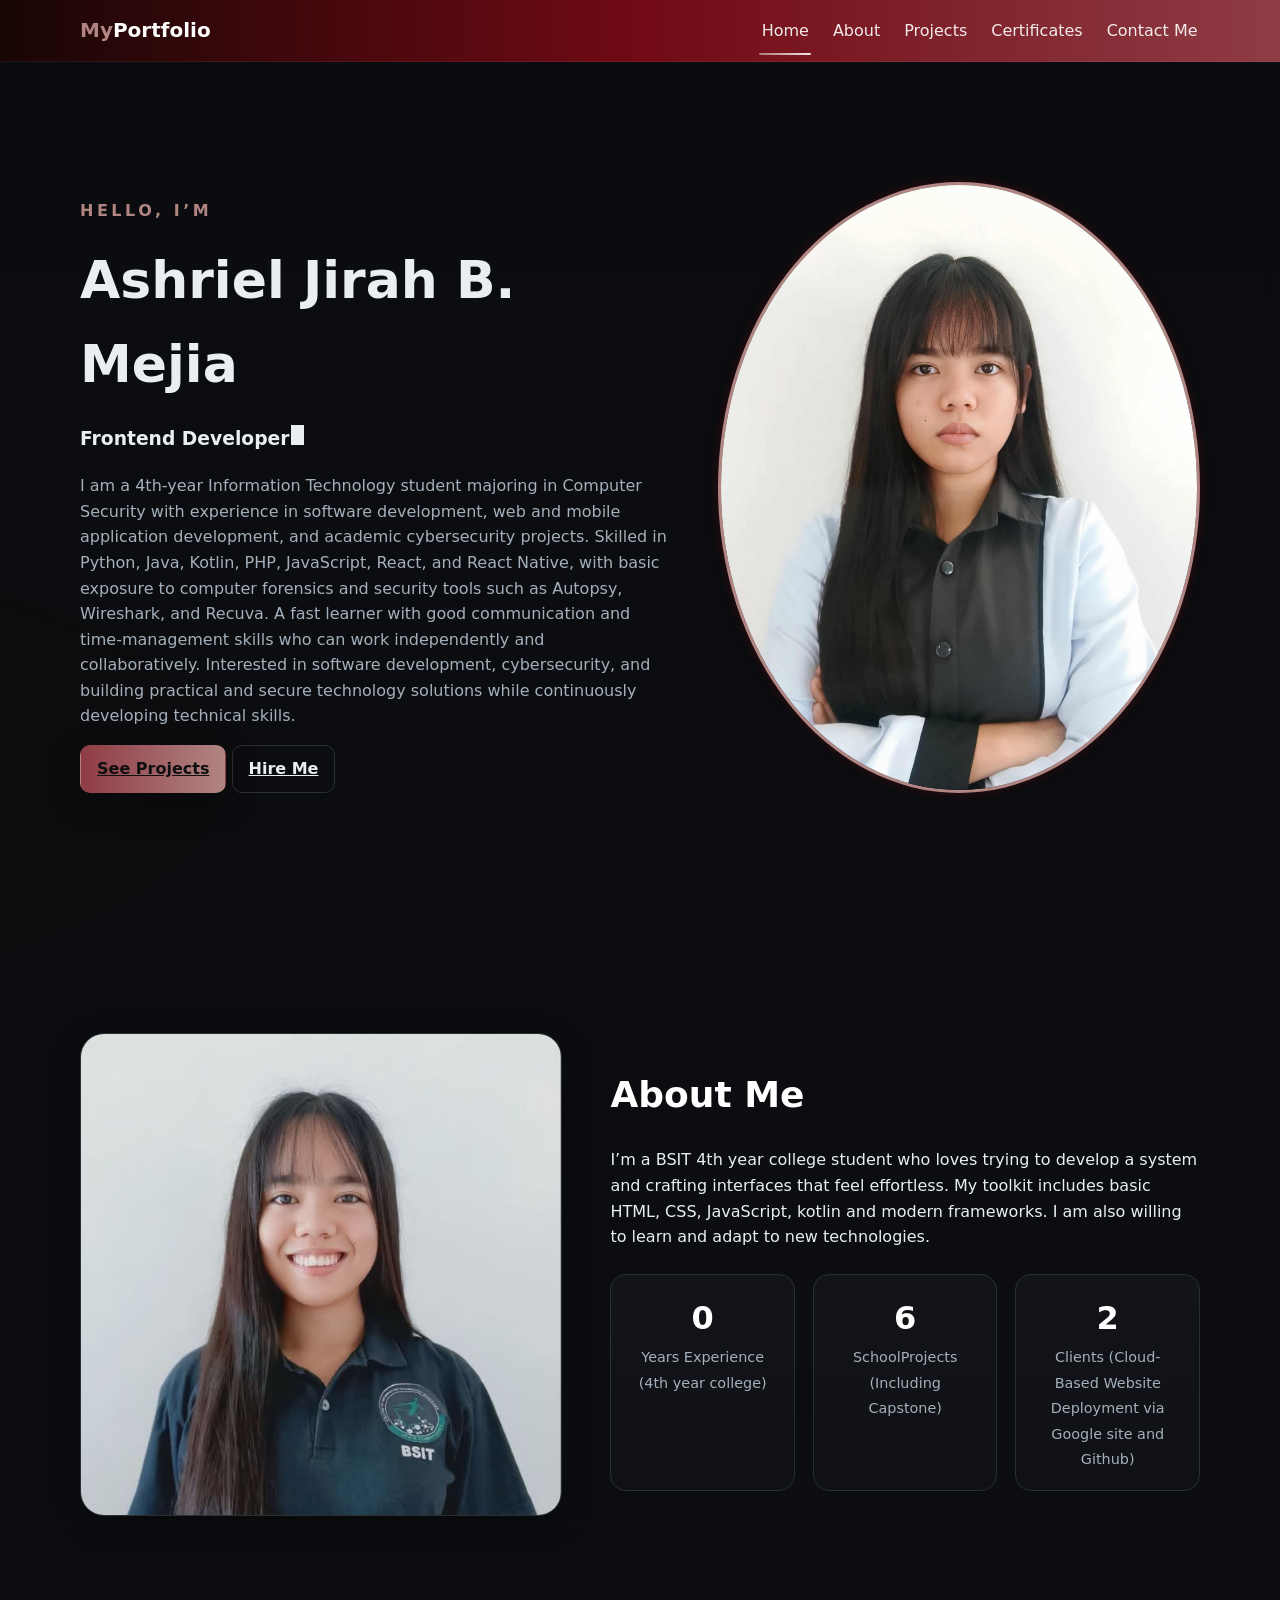
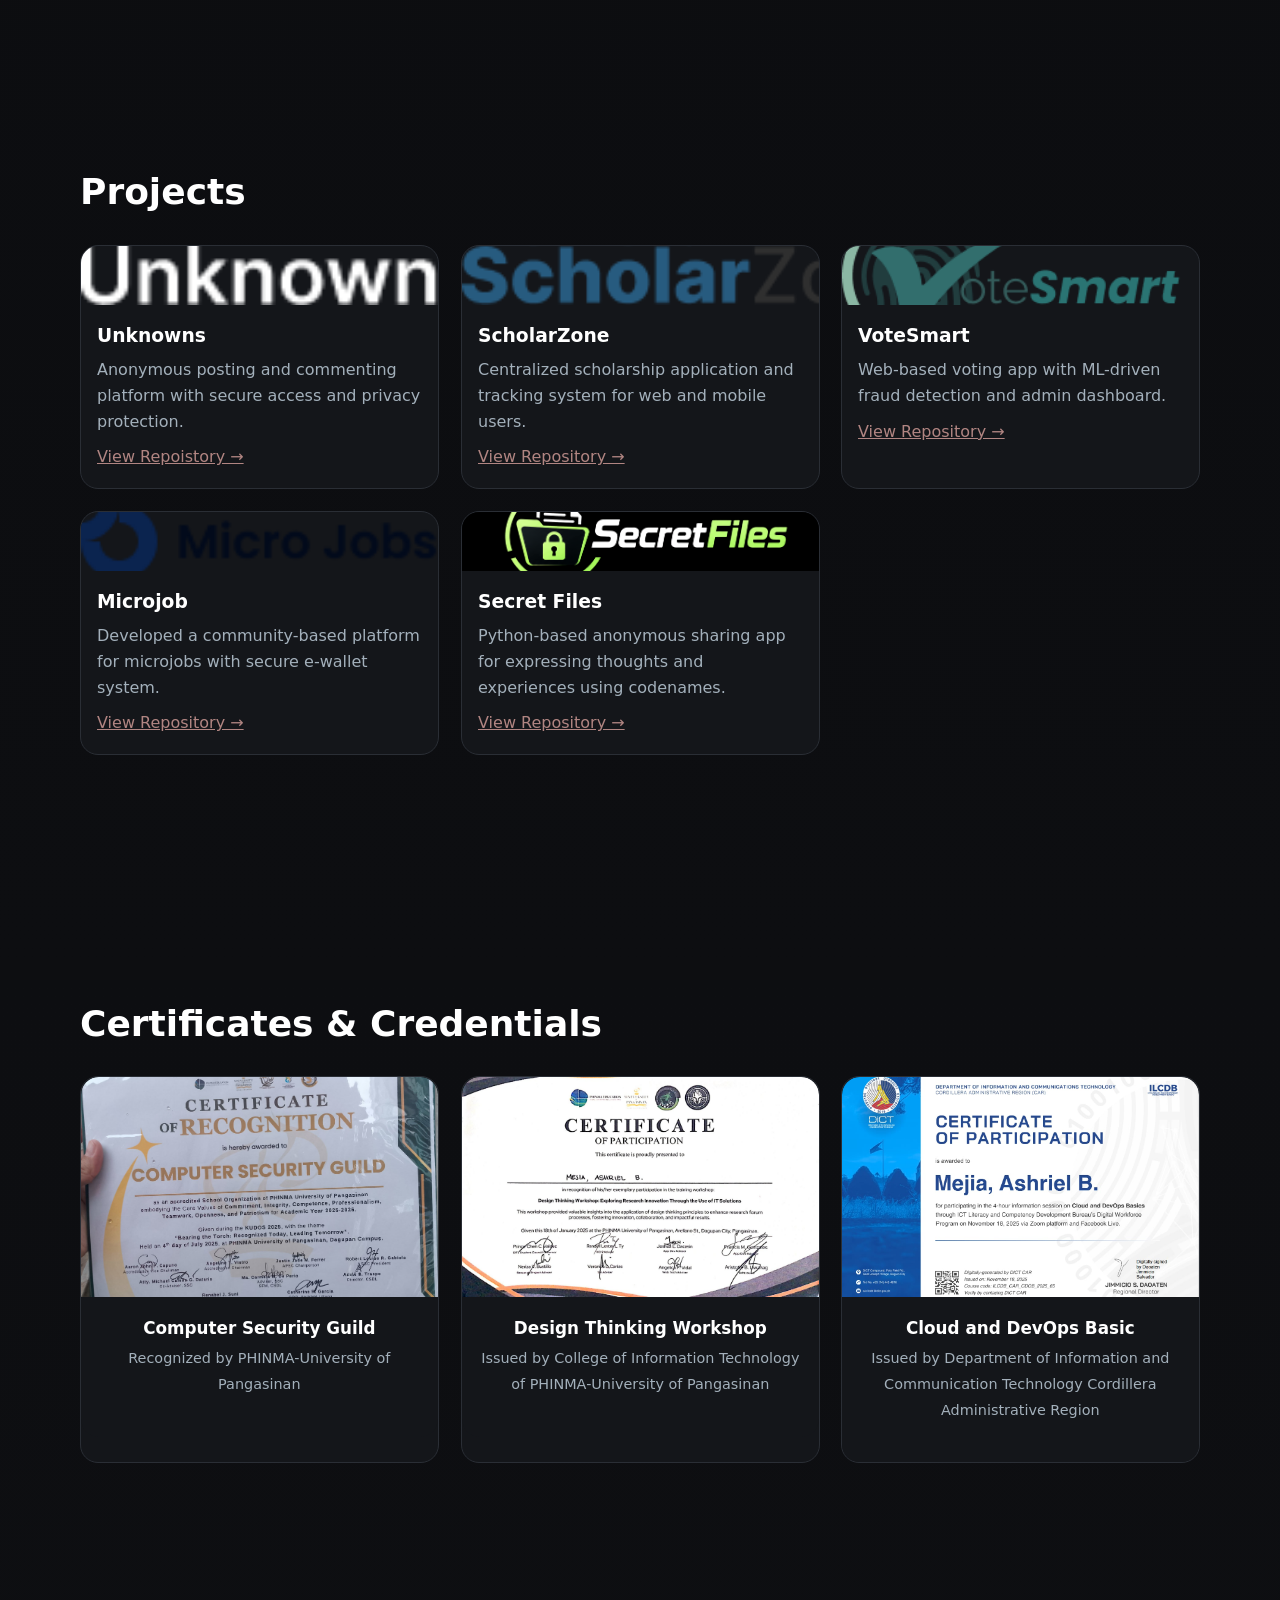
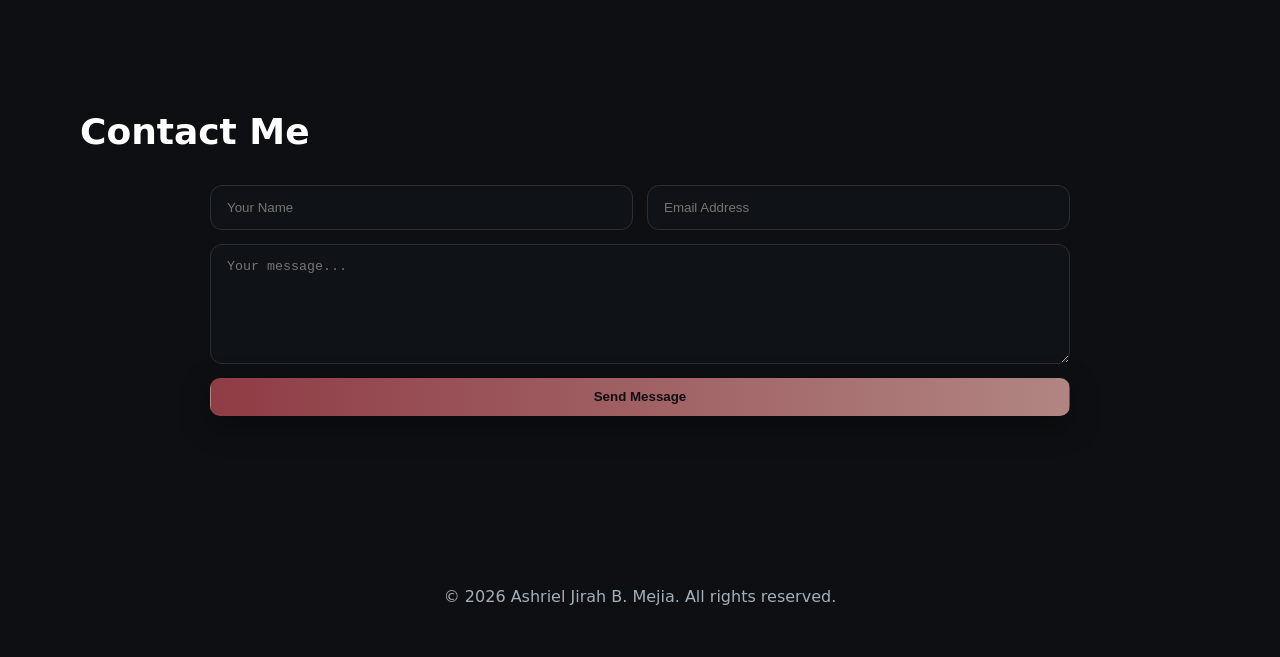
<file: index.html>
<!DOCTYPE html>
<html lang="en">
<head>
  <meta charset="utf-8" />
  <meta name="viewport" content="width=device-width,initial-scale=1" />
  <title>AJBM Portfolio</title>
  <link rel="stylesheet" href="style.css" />
</head>
<body>
  <!-- Header / Nav -->
  <header class="header" id="top">
    <a href="#home" class="logo"><span>My</span>Portfolio</a>

    <button class="menu-btn" aria-expanded="false" aria-controls="nav">
      <span class="menu-line"></span>
      <span class="menu-line"></span>
      <span class="menu-line"></span>
      <span class="sr-only">Toggle navigation</span>
    </button>

    <nav id="nav" class="navbar" aria-label="Primary">
      <a href="#home" class="nav-link">Home</a>
      <a href="#about" class="nav-link">About</a>
      <a href="#projects" class="nav-link">Projects</a>
      <a href="#certificates" class="nav-link">Certificates</a>
      <a href="#contact" class="nav-link">Contact Me</a>
    </nav>
  </header>

  <!-- Home -->
  <section id="home" class="home section">
    <div class="home-content">
      <p class="eyebrow reveal">Hello, I’m</p>
      <h1 class="reveal">Ashriel Jirah B. Mejia</h1>
      <h3 class="typing reveal" data-text='["Frontend Developer","UI/UX Enthusiast","Ledership Skills", "Project Manager"]'></h3>
      <p class="lead reveal">
        I am a 4th-year Information Technology student majoring in Computer Security with experience in software development, web and mobile application development, and academic cybersecurity projects. Skilled in Python, Java, Kotlin, PHP, JavaScript, React, and React Native, with basic exposure to computer forensics and security tools such as Autopsy, Wireshark, and Recuva. A fast learner with good communication and time-management skills who can work independently and collaboratively. Interested in software development, cybersecurity, and building practical and secure technology solutions while continuously developing technical skills.
      </p>

      <div class="btn-box reveal">
        <a class="btn btn-primary" href="#projects">See Projects</a>
        <a class="btn btn-ghost" href="#contact">Hire Me</a>
      </div>
    </div>

    <div class="img-box reveal">
      <img src="pic1.jpg"
           alt="Portrait placeholder" />
    </div>
  </section>

  <!-- About -->
  <section id="about" class="about section">
    <div class="about-img reveal">
      <img src="pic2.jpg"
           alt="Working at a laptop" />
    </div>
    <div class="about-content">
      <h2 class="section-title reveal">About Me</h2>
      <p class="reveal">
        I’m a BSIT 4th year college student who loves trying to develop a system and crafting interfaces that feel effortless. My toolkit includes basic HTML, CSS,
        JavaScript, kotlin and modern frameworks. I am also willing to learn and adapt to new technologies.
      </p>

      <div class="stats">
        <div class="stat reveal">
          <span class="stat-num" data-target="0"></span>
          <span class="stat-label">Years Experience (4th year college)</span>
        </div>
        <div class="stat reveal">
          <span class="stat-num" data-target="6">0</span>
          <span class="stat-label">SchoolProjects (Including Capstone)</span>
        </div>
        <div class="stat reveal">
          <span class="stat-num" data-target="2">0</span>
          <span class="stat-label"> Clients (Cloud-Based Website Deployment via Google site and Github)</span>
        </div>
      </div>
    </div>
  </section>

  <!-- Projects -->
  <section id="projects" class="projects section">
    <h2 class="section-title reveal">Projects</h2>

    <div class="grid">

      <article class="card tilt reveal">
        <div class="card-media"
             style="background-image:url('Unknown\ \(1\).png')"></div>
        <div class="card-body">
          <h3>Unknowns</h3>
          <p>Anonymous posting and commenting platform with secure access and privacy protection.</p>
          <a href="https://github.com/ZAshTaymZie/Unknown" class="card-link">View Repoistory →</a>
        </div>
      </article>

      <article class="card tilt reveal">
        <div class="card-media"
             style="background-image:url('title.png')"></div>
        <div class="card-body">
          <h3>ScholarZone</h3>
          <p>Centralized scholarship application and tracking system for web and mobile users.</p>
          <a href="https://github.com/ZAshTaymZie/scholarzone" class="card-link">View Repository →</a>
        </div>
      </article>

      <article class="card tilt reveal">
        <div class="card-media"
             style="background-image: url('logo.png') ;"></div>
        <div class="card-body">
          <h3>VoteSmart</h3>
          <p>Web-based voting app with ML-driven fraud detection and admin dashboard.</p>
          <a href="https://github.com/ZAshTaymZie/VoteSmart" class="card-link">View Repository →</a>
        </div>
      </article>

      <article class="card tilt reveal">
        <div class="card-media"
             style="background-image: url('microjob.png') ;"></div>
        <div class="card-body">
          <h3>Microjob</h3>
          <p>Developed a community-based platform for microjobs with secure e-wallet system.</p>
          <a href="https://github.com/AchylsLuna/MicroJob-1" class="card-link">View Repository →</a>
        </div>
      </article>

      <article class="card tilt reveal">
        <div class="card-media"
             style="background-image: url('sf logo.png') ;"></div>
        <div class="card-body">
          <h3>Secret Files</h3>
          <p>Python-based anonymous sharing app for expressing thoughts and experiences using codenames.</p>
          <a href="https://github.com/ZAshTaymZie/Secret-Files" class="card-link">View Repository →</a>
        </div>
      </article>
    </div>
  </section>

  <section id="certificates" class="certificates section">
  <h2 class="section-title reveal">Certificates & Credentials</h2>

  <div class="cert-grid">
    
    <!-- Certificate Item -->

    <article class="card tilt reveal">
    <div class="cert-card reveal">
      <img src="CSG.jpg" alt="Cybersecurity Fundamentals Certificate">
      <div class="cert-info">
        <h3>Computer Security Guild</h3>
        <span class="meta">Recognized by PHINMA-University of Pangasinan</span>
      </div>
    </div>
    </article>
    
    <article class="card tilt reveal">
    <div class="cert-card reveal">
      <img src="Designworkshop.jpg" alt="Python Programming Certificate">
      <div class="cert-info">
        <h3>Design Thinking Workshop</h3>
        <span class="meta">Issued by College of Information Technology of PHINMA-University of Pangasinan</span>
      </div>
    </div>
    </article>

    <article class="card tilt reveal">
    <div class="cert-card reveal">
      <img src="DICT.jpg" alt="Web Development Certificate">
      <div class="cert-info">
        <h3>Cloud and DevOps Basic</h3>
        <span class="meta">Issued by Department of Information and Communication Technology Cordillera Administrative Region</span>
      </div>
    </div>
    </article>

  </div>
</section>


  <!-- Contact -->
  <section id="contact" class="contact section">
    <h2 class="section-title reveal">Contact Me</h2>

    <form 
  class="contact-form reveal" 
  action="https://formsubmit.co/mejiaashriel@gmail.com" 
  method="POST"
>
  <input type="hidden" name="_subject" value="New Portfolio Message from Ashriel's Website">
  <input type="hidden" name="_captcha" value="false">
  <input type="hidden" name="_template" value="table">

  <div class="input-row">
    <input type="text" name="name" placeholder="Your Name" required />
    <input type="email" name="email" placeholder="Email Address" required />
  </div>

  <textarea 
    name="message" 
    rows="6" 
    placeholder="Your message..." 
    required
  ></textarea>

  <button type="submit" class="btn btn-primary">
    Send Message
  </button>
  </section>
  
  <button class="to-top" aria-label="Back to top">↑</button>

  <footer class="footer">
    <p>© <span id="year"></span> Ashriel Jirah B. Mejia. All rights reserved.</p>
  </footer>

  <script src="script.js"></script>



</body>
</html>
</file>
<file: style.css>
/* ===== Theme Variables ===== */
:root {
  --bg: #0e0f12;
  --text: #e9eef2;
  --muted: #a3b0bb;

  /* luxe cherry gradient */
  --grad-1: #180605;
  --grad-2: #710A14;
  --grad-3: #8F3C45;

  --accent: #B18582;     /* dusty rose */
  --accent-2: #8F3C45;   /* rustic red */

  --card: #14161a;
  --border: #2a2e35;
  --shadow: 0 10px 30px rgba(0,0,0,.35);
}

/* ===== Reset / Base ===== */
* {
  box-sizing: border-box;
}
html {
  scroll-behavior: smooth;
}
body {
  margin: 0;
  font: 16px/1.6 "Poppins", system-ui, -apple-system, Segoe UI, Roboto, Arial, sans-serif;
  color: var(--text);
  background:
    radial-gradient(1200px 600px at 120% -10%, rgba(143,60,69,.25), transparent 60%),
    radial-gradient(900px 400px at -20% 20%, rgba(24,6,5,.35), transparent 60%),
    linear-gradient(180deg, #0b0c0f, #0e0f12);
}

/* ===== Header / Navbar ===== */
.header {
  position: sticky;
  top: 0;
  z-index: 1000;
  display: flex;
  align-items: center;
  justify-content: space-between;
  width: 100%;
  padding: 12px min(8vw, 80px);
  background: linear-gradient(90deg, var(--grad-1), var(--grad-2), var(--grad-3));
  border-bottom: 1px solid rgba(255, 255, 255, .06);
  backdrop-filter: saturate(150%) blur(8px);
}
.logo {
  font-weight: 700;
  font-size: 1.25rem;
  color: #fff;
  text-decoration: none;
}
.logo span {
  color: var(--accent);
}
.menu-btn {
  display: none;
  background: none;
  border: 0;
  cursor: pointer;
  padding: 6px;
}
.menu-line {
  display: block;
  width: 24px;
  height: 2px;
  background: #fff;
  margin: 5px 0;
  border-radius: 2px;
}
.navbar {
  display: flex;
  align-items: center;
  gap: 1.2rem;
}
.nav-link {
  color: #fff;
  opacity: .9;
  position: relative;
  padding: .35rem .15rem;
  text-decoration: none;
  transition: 0.3s ease;
}
.nav-link:hover {
  opacity: 1;
}
.nav-link.active::after,
.nav-link:hover::after {
  content: "";
  position: absolute;
  left: 0;
  right: 0;
  bottom: -6px;
  height: 2px;
  background: linear-gradient(90deg, var(--accent), #fff);
  border-radius: 2px;
}
.btn {
  border-radius: 10px;
  padding: .65rem 1rem;
  font-weight: 600;
  display: inline-flex;
  gap: .5rem;
  align-items: center;
  justify-content: center;
  transition: transform .2s ease, box-shadow .3s ease, background .3s ease, color .3s ease;
}
.btn-primary {
  background: linear-gradient(90deg, var(--accent-2), var(--accent));
  color: #0f0f10;
  border: 1px solid transparent;
  box-shadow: var(--shadow);
}
.btn-primary:hover {
  transform: translateY(-2px);
  color: #000;
}
.btn-ghost {
  background: transparent;
  color: var(--text);
  border: 1px solid var(--border);
}
.btn-ghost:hover {
  border-color: var(--accent);
  color: #fff;
}

/* ===== Sections ===== */
.section {
  padding: clamp(72px, 12vw, 120px) min(8vw, 80px);
}
.section-title {
  font-size: clamp(1.6rem, 1.2rem + 2vw, 2.25rem);
  margin: 0 0 24px;
  color: #fff;
}

/* ===== Home ===== */
.home {
  display: grid;
  grid-template-columns: 1.1fr .9fr;
  gap: 48px;
  align-items: center;
}
.home .eyebrow {
  color: var(--accent);
  letter-spacing: .22em;
  text-transform: uppercase;
  font-weight: 700;
}
.home h1 {
  font-size: clamp(2rem, 1.2rem + 3vw, 3.25rem);
  margin: .25rem 0 .25rem;
}
.home .lead {
  color: var(--muted);
  max-width: 60ch;
}
.img-box {
  width: 100%;
  height: 100%;
  border-radius: 50%;
  overflow: hidden;
  border: 3px solid var(--accent);
  box-shadow: 0 0 10px rgba(113, 10, 20, 0.4);
}
.img-box img {
  width: 100%;
  height: 100%;
  object-fit: cover;
}

/* ===== About ===== */
.about {
  display: grid;
  grid-template-columns: .9fr 1.1fr;
  gap: 48px;
  align-items: center;
}
.about-img img {
  width: 100%;
  border-radius: 24px;
  border: 1px solid var(--border);
  box-shadow: var(--shadow);
}
.stats {
  display: grid;
  grid-template-columns: repeat(3, 1fr);
  gap: 18px;
  margin-top: 24px;
}
.stat {
  background: linear-gradient(180deg, #121419, #0f1115);
  border: 1px solid var(--border);
  border-radius: 16px;
  padding: 18px;
  text-align: center;
}
.stat-num {
  display: block;
  font-size: 2rem;
  font-weight: 800;
  color: #fff;
}
.stat-label {
  color: var(--muted);
  font-size: .9rem;
}

/* ===== Projects ===== */
.projects .grid {
  display: grid;
  grid-template-columns: repeat(3, 1fr);
  gap: 22px;
}
.card {
  background: var(--card);
  border: 1px solid var(--border);
  border-radius: 18px;
  overflow: hidden;
  transform-style: preserve-3d;
  will-change: transform;
}
.card-media {
  aspect-ratio: 60/10;
  background-size: cover;
  background-position: left;
  filter: saturate(.95) contrast(1.05);
  transition: transform .4s ease, filter .3s ease;
}
.card-body {
  padding: 16px 16px 18px;
}
.card h3 {
  margin: 0 0 6px;
  color: #fff;
}
.card p {
  margin: 0 0 10px;
  color: var(--muted);
}
.card-link {
  color: var(--accent);
}
.card:hover .card-media {
  transform: scale(1.05);
  filter: saturate(1.05);
}

/* ===== Certificates ===== */
.cert-grid {
  display: grid;
  grid-template-columns: repeat(3, 1fr);
  gap: 22px;
}

.cert-card {
  background: var(--card);
  border-radius: 18px;
  overflow: hidden;
  transition: transform .35s ease, box-shadow .35s ease;
}

.cert-card:hover {
  transform: translateY(-6px);
}

.cert-card img {
  width: 100%;
  height: 220px;
  object-fit: cover;
  background: #0f1115;
}

.cert-info {
  padding: 10px 10px 40px;
  text-align: center;
}

.cert-info h3 {
  margin: 0 0 4px;
  color: #fff;
  font-size: 1.05rem;
}

.cert-info .meta {
  font-size: .9rem;
  color: var(--muted);
}

/* ===== Contact ===== */
.contact-form {
  max-width: 860px;
  margin-inline: auto;
  display: grid;
  gap: 14px;
}
.input-row {
  display: grid;
  grid-template-columns: 1fr 1fr;
  gap: 14px;
}
input, textarea {
  width: 100%;
  padding: 14px 16px;
  border-radius: 12px;
  border: 1px solid var(--border);
  background: #0f1216;
  color: var(--text);
}
input:focus, textarea:focus {
  outline: none;
  border-color: var(--accent);
  box-shadow: 0 0 0 4px rgba(177, 133, 130, .15);
}

/* ===== Footer ===== */
.footer {
  padding: 32px;
  text-align: center;
  color: var(--muted);
}

/* ===== Back to Top ===== */
.to-top {
  position: fixed;
  right: 20px;
  bottom: 20px;
  width: 44px;
  height: 44px;
  border-radius: 50%;
  background: linear-gradient(135deg, var(--accent-2), var(--accent));
  color: #0f0f10;
  border: 0;
  cursor: pointer;
  box-shadow: var(--shadow);
  display: none;
  font-size: 1.15rem;
  font-weight: 800;
}
.to-top.show {
  display: grid;
  place-items: center;
}

/* ===== Animations / Reveal ===== */
.reveal {
  opacity: 0;
  transform: translateY(16px);
  transition: opacity .7s ease, transform .7s ease;
}
.reveal.visible {
  opacity: 1;
  transform: none;
}
.typing::after {
  content: "";
  display: inline-block;
  width: 1ch;
  margin-left: 2px;
  height: 1.1em;
  background: currentColor;
  animation: blink 1s steps(1) infinite;
}

@keyframes blink {
  50% { opacity: 0; }
}

/* ===== Responsive ===== */
@media (max-width: 992px) {
  .projects .grid { grid-template-columns: repeat(2, 1fr); }
  .about, .home { grid-template-columns: 1fr; text-align: center; }
  .img-box { order: -1; margin-inline: auto; }
  .stats { grid-template-columns: repeat(3, 1fr); }
}
@media (max-width: 768px) {
  .menu-btn { display: block; }
  .navbar {
    position: fixed;
    inset: 64px 0 auto 0;
    background: #111318;
    border-top: 1px solid var(--border);
    transform: translateY(-120%);
    transition: transform .35s ease;
    padding: 14px min(8vw, 80px);
    display: grid;
    gap: 10px;
  }
  .navbar.open { transform: translateY(0); }
  .projects .grid { grid-template-columns: 1fr; }
  .input-row { grid-template-columns: 1fr; }
}

@media (max-width: 992px) {
  .cert-grid { grid-template-columns: repeat(2, 1fr); }
}
@media (max-width: 768px) {
  .cert-grid { grid-template-columns: 1fr; }
}
</file>
